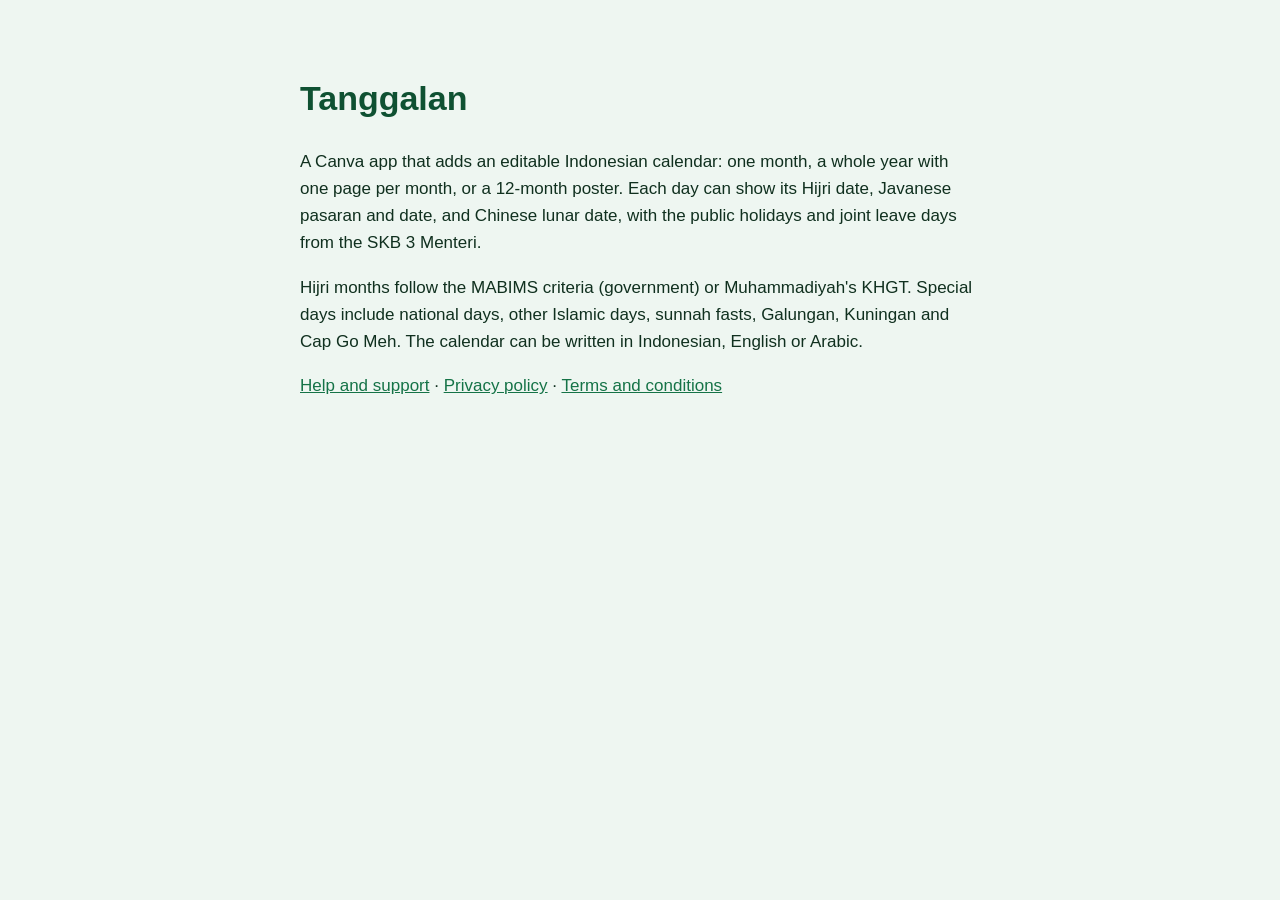
<file: index.html>
<!doctype html>
<html lang="en">
  <head>
    <meta charset="utf-8" />
    <meta name="viewport" content="width=device-width, initial-scale=1" />
    <title>Tanggalan for Canva</title>
    <link rel="stylesheet" href="style.css" />
  </head>
  <body>
    <main>
      <h1>Tanggalan</h1>
      <p>
        A Canva app that adds an editable Indonesian calendar: one month, a
        whole year with one page per month, or a 12-month poster. Each day can
        show its Hijri date, Javanese pasaran and date, and Chinese lunar date,
        with the public holidays and joint leave days from the SKB 3 Menteri.
      </p>
      <p>
        Hijri months follow the MABIMS criteria (government) or Muhammadiyah's
        KHGT. Special days include national days, other Islamic days, sunnah
        fasts, Galungan, Kuningan and Cap Go Meh. The calendar can be written
        in Indonesian, English or Arabic.
      </p>
      <p>
        <a href="support.html">Help and support</a> ·
        <a href="privacy.html">Privacy policy</a> ·
        <a href="terms.html">Terms and conditions</a>
      </p>
    </main>
  </body>
</html>
</file>
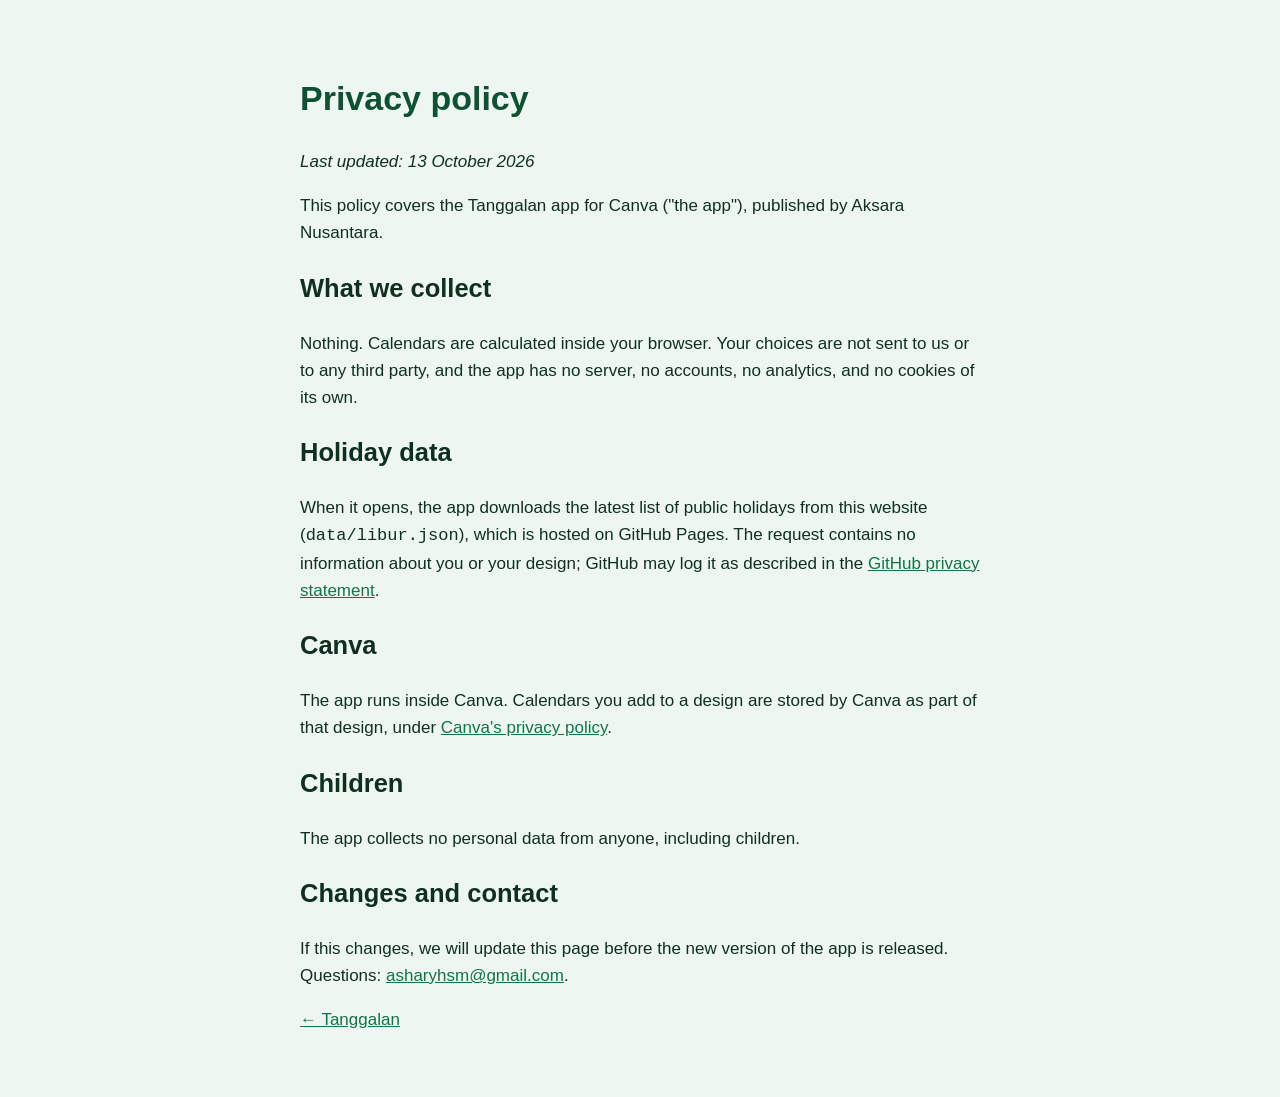
<file: privacy.html>
<!doctype html>
<html lang="en">
  <head>
    <meta charset="utf-8" />
    <meta name="viewport" content="width=device-width, initial-scale=1" />
    <title>Privacy policy · Tanggalan</title>
    <link rel="stylesheet" href="style.css" />
  </head>
  <body>
    <main>
      <h1>Privacy policy</h1>
      <p><i>Last updated: 13 October 2026</i></p>
      <p>
        This policy covers the Tanggalan app for Canva ("the app"),
        published by Aksara Nusantara.
      </p>

      <h2>What we collect</h2>
      <p>
        Nothing. Calendars are calculated inside your browser. Your choices are
        not sent to us or to any third party, and the app has no server, no
        accounts, no analytics, and no cookies of its own.
      </p>

      <h2>Holiday data</h2>
      <p>
        When it opens, the app downloads the latest list of public holidays
        from this website (<code>data/libur.json</code>), which is hosted on
        GitHub Pages. The request contains no information about you or your
        design; GitHub may log it as described in the
        <a href="https://docs.github.com/en/site-policy/privacy-policies/github-general-privacy-statement">GitHub privacy statement</a>.
      </p>

      <h2>Canva</h2>
      <p>
        The app runs inside Canva. Calendars you add to a design are stored by
        Canva as part of that design, under
        <a href="https://www.canva.com/policies/privacy-policy/">Canva's privacy policy</a>.
      </p>

      <h2>Children</h2>
      <p>The app collects no personal data from anyone, including children.</p>

      <h2>Changes and contact</h2>
      <p>
        If this changes, we will update this page before the new version of the
        app is released. Questions:
        <a href="mailto:asharyhsm@gmail.com">asharyhsm@gmail.com</a>.
      </p>
      <p><a href="index.html">← Tanggalan</a></p>
    </main>
  </body>
</html>
</file>
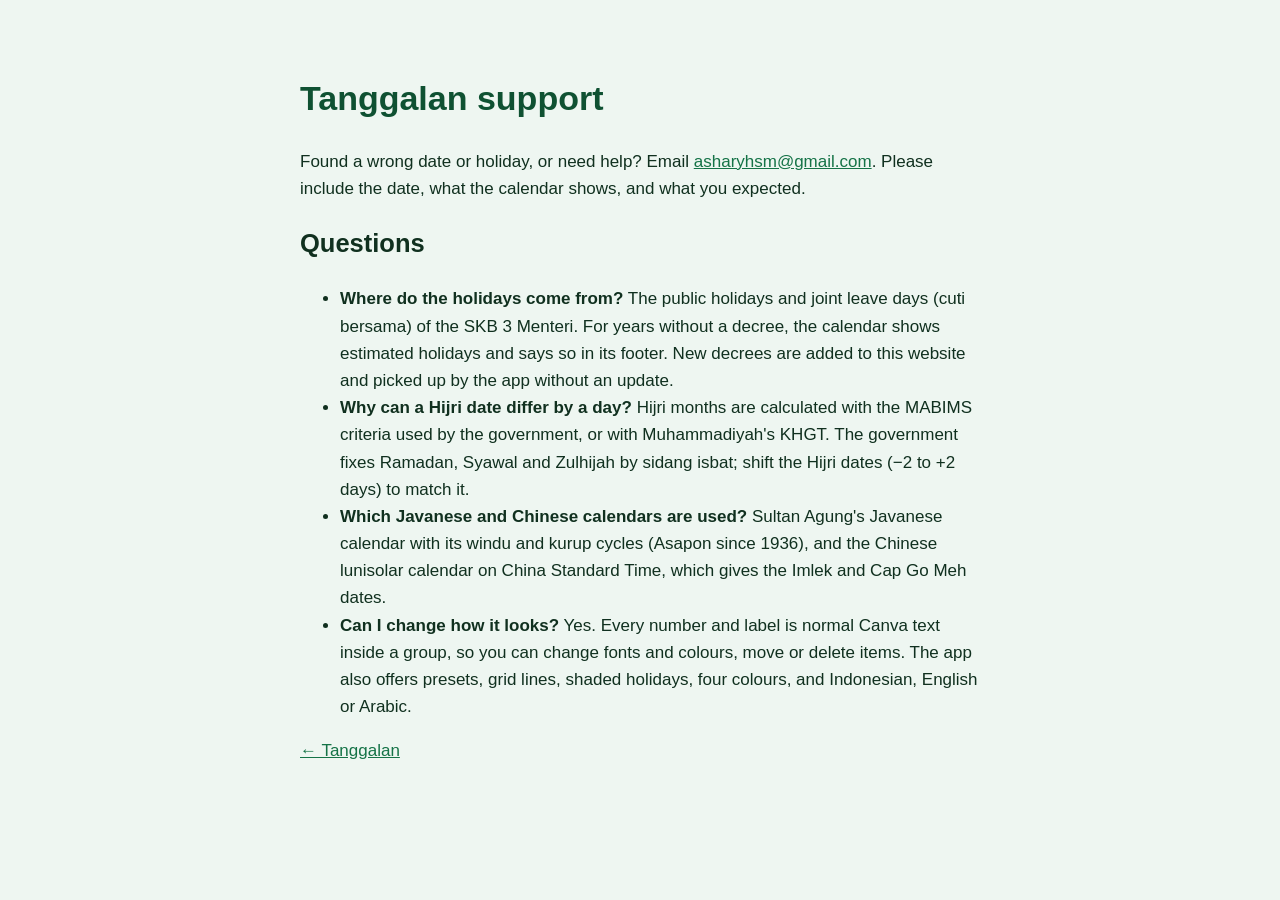
<file: support.html>
<!doctype html>
<html lang="en">
  <head>
    <meta charset="utf-8" />
    <meta name="viewport" content="width=device-width, initial-scale=1" />
    <title>Support · Tanggalan</title>
    <link rel="stylesheet" href="style.css" />
  </head>
  <body>
    <main>
      <h1>Tanggalan support</h1>
      <p>
        Found a wrong date or holiday, or need help? Email
        <a href="mailto:asharyhsm@gmail.com">asharyhsm@gmail.com</a>. Please
        include the date, what the calendar shows, and what you expected.
      </p>

      <h2>Questions</h2>
      <ul>
        <li>
          <b>Where do the holidays come from?</b> The public holidays and joint
          leave days (cuti bersama) of the SKB 3 Menteri. For years without a
          decree, the calendar shows estimated holidays and says so in its
          footer. New decrees are added to this website and picked up by the
          app without an update.
        </li>
        <li>
          <b>Why can a Hijri date differ by a day?</b> Hijri months are
          calculated with the MABIMS criteria used by the government, or with
          Muhammadiyah's KHGT. The government fixes Ramadan, Syawal and
          Zulhijah by sidang isbat; shift the Hijri dates (−2 to +2 days) to
          match it.
        </li>
        <li>
          <b>Which Javanese and Chinese calendars are used?</b> Sultan Agung's
          Javanese calendar with its windu and kurup cycles (Asapon since
          1936), and the Chinese lunisolar calendar on China Standard Time,
          which gives the Imlek and Cap Go Meh dates.
        </li>
        <li>
          <b>Can I change how it looks?</b> Yes. Every number and label is
          normal Canva text inside a group, so you can change fonts and colours,
          move or delete items. The app also offers presets, grid lines,
          shaded holidays, four colours, and Indonesian, English or Arabic.
        </li>
      </ul>

      <p><a href="index.html">← Tanggalan</a></p>
    </main>
  </body>
</html>
</file>
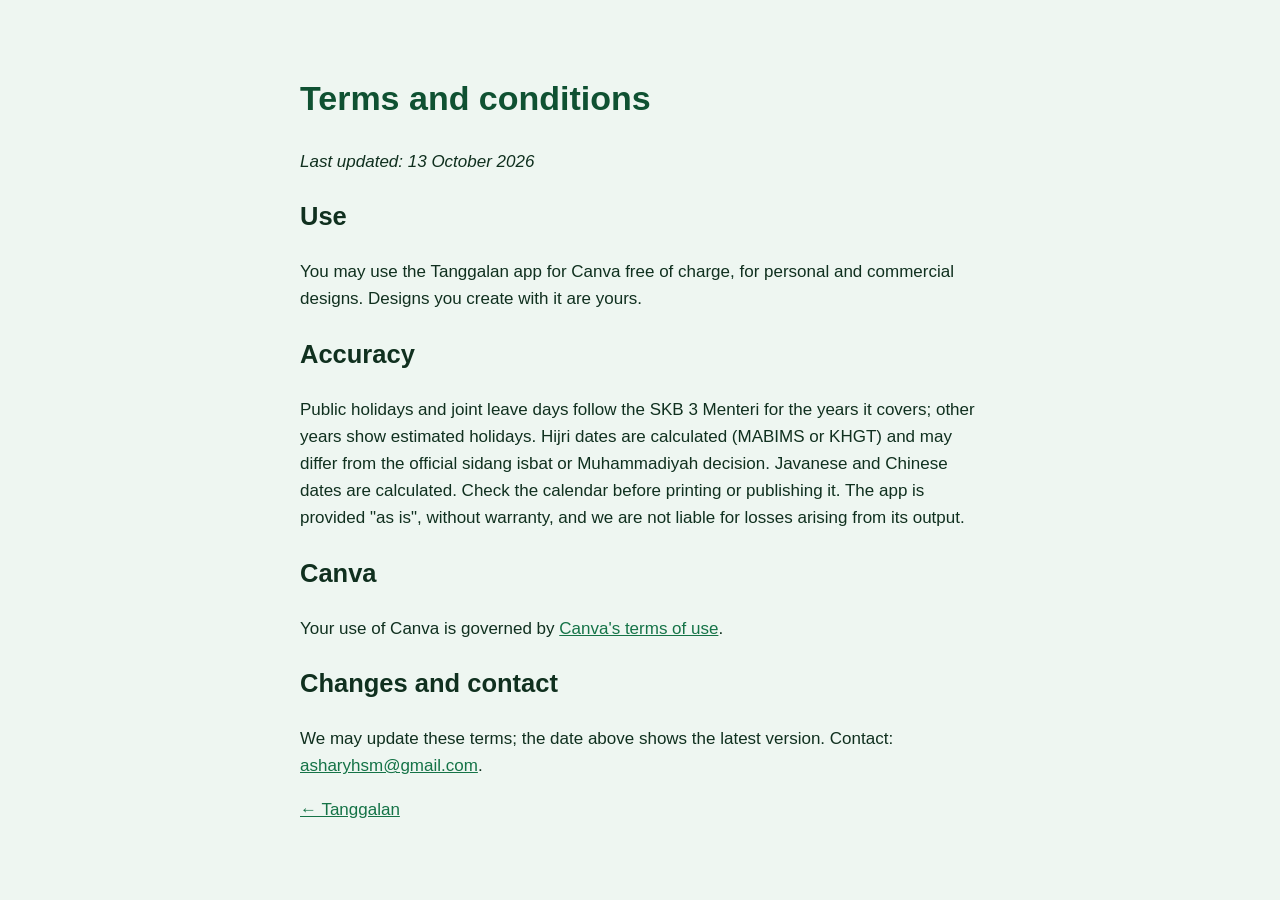
<file: terms.html>
<!doctype html>
<html lang="en">
  <head>
    <meta charset="utf-8" />
    <meta name="viewport" content="width=device-width, initial-scale=1" />
    <title>Terms and conditions · Tanggalan</title>
    <link rel="stylesheet" href="style.css" />
  </head>
  <body>
    <main>
      <h1>Terms and conditions</h1>
      <p><i>Last updated: 13 October 2026</i></p>

      <h2>Use</h2>
      <p>
        You may use the Tanggalan app for Canva free of
        charge, for personal and commercial designs. Designs you create with it
        are yours.
      </p>

      <h2>Accuracy</h2>
      <p>
        Public holidays and joint leave days follow the SKB 3 Menteri for the
        years it covers; other years show estimated holidays. Hijri dates are
        calculated (MABIMS or KHGT) and may differ from the official sidang
        isbat or Muhammadiyah decision. Javanese and Chinese dates are
        calculated. Check the calendar before printing or publishing it. The
        app is provided "as is", without warranty, and we are not liable for
        losses arising from its output.
      </p>

      <h2>Canva</h2>
      <p>
        Your use of Canva is governed by
        <a href="https://www.canva.com/policies/terms-of-use/">Canva's terms of use</a>.
      </p>

      <h2>Changes and contact</h2>
      <p>
        We may update these terms; the date above shows the latest version.
        Contact: <a href="mailto:asharyhsm@gmail.com">asharyhsm@gmail.com</a>.
      </p>
      <p><a href="index.html">← Tanggalan</a></p>
    </main>
  </body>
</html>
</file>
<file: style.css>
body {
  margin: 0;
  background: #eef6f1;
  color: #10301f;
  font: 17px/1.6 -apple-system, "Segoe UI", Roboto, sans-serif;
}
main {
  max-width: 680px;
  margin: 0 auto;
  padding: 48px 24px;
}
h1 {
  color: #0f5132;
}
a {
  color: #157347;
}
</file>
